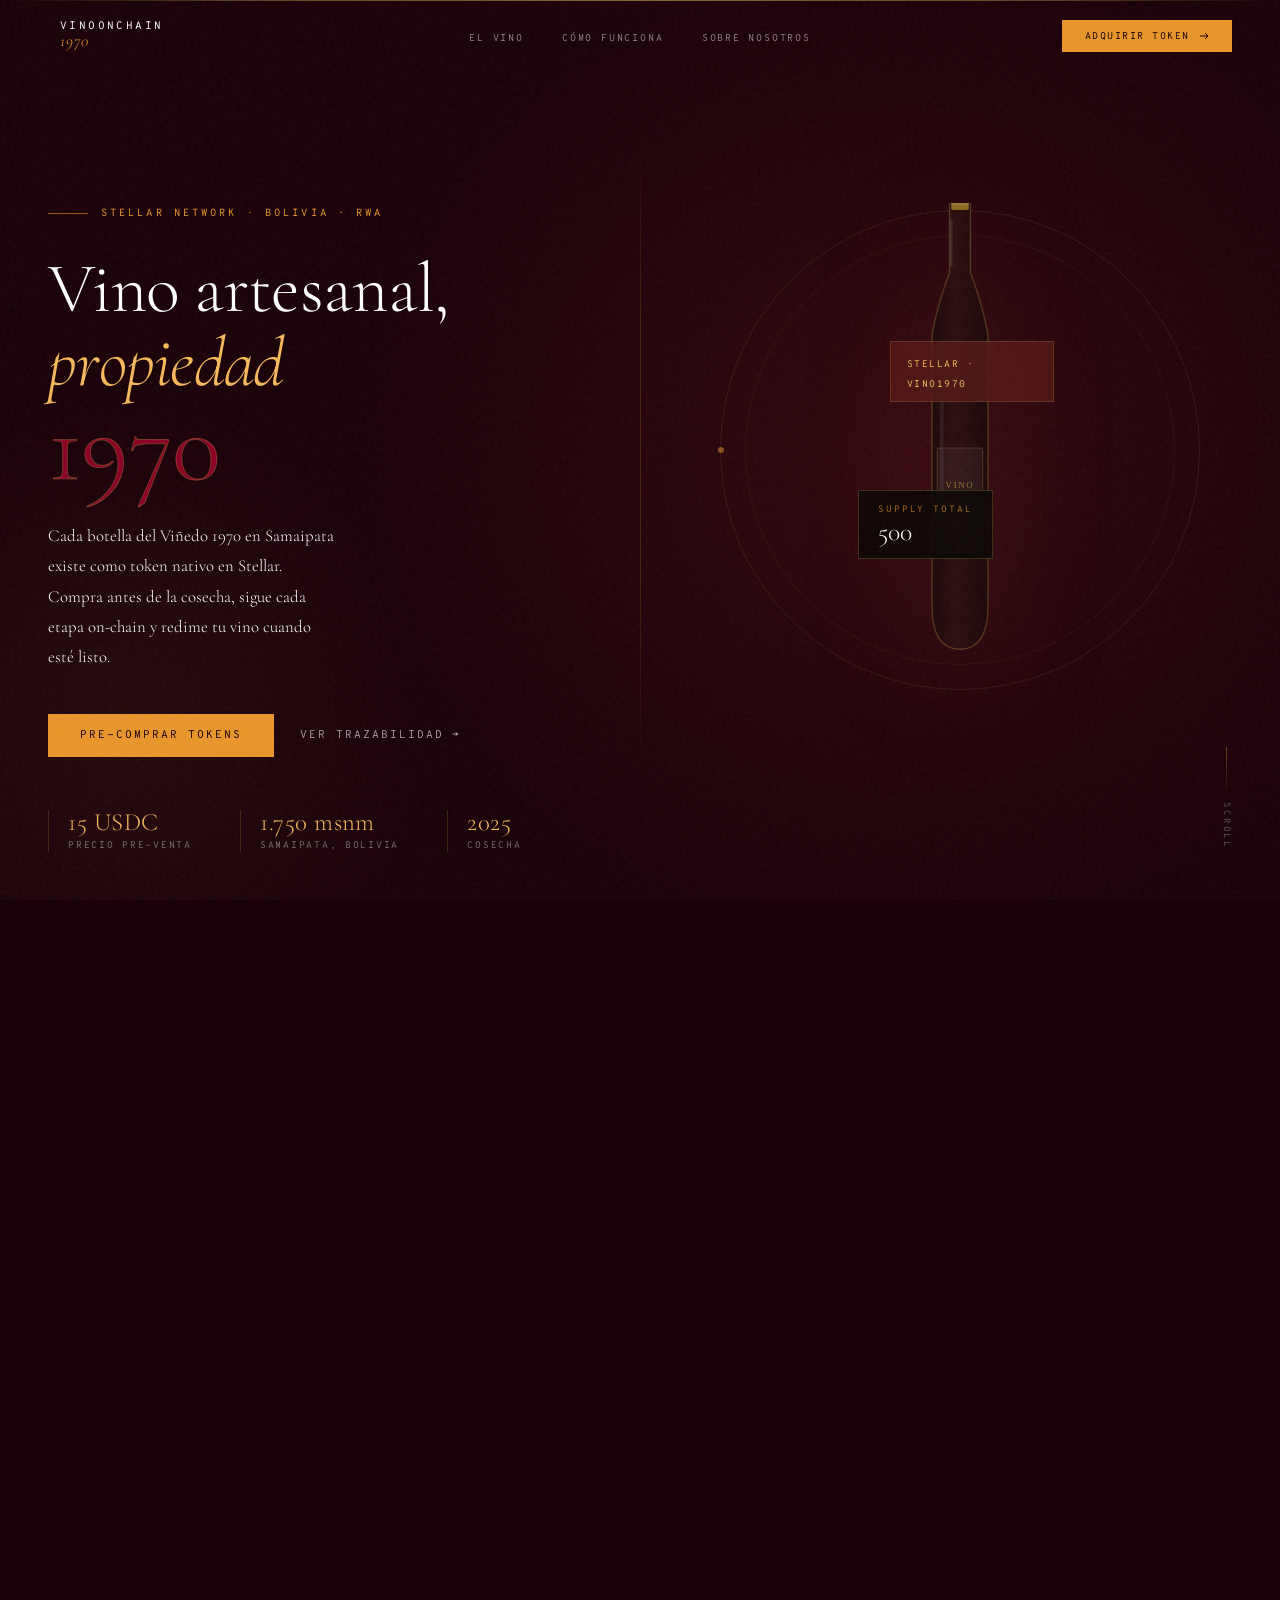
<file: index.html>
<!DOCTYPE html>
<html lang="es">
<head>
  <meta charset="UTF-8" />
  <meta name="viewport" content="width=device-width, initial-scale=1.0" />
  <title>VINOONCHAIN 1970</title>
  <link rel="preconnect" href="https://fonts.googleapis.com" />
  <link rel="preconnect" href="https://fonts.gstatic.com" crossorigin />
  <link href="https://fonts.googleapis.com/css2?family=Cormorant+Garamond:ital,wght@0,300;0,400;0,600;1,300;1,400&family=Overpass+Mono:wght@300;400&display=swap" rel="stylesheet" />
  <link rel="stylesheet" href="global.css" />
  <!-- CSS de cada sección -->
  <link rel="stylesheet" href="hero.css" />
  <link rel="stylesheet" href="como-funciona.css" />
  <link rel="stylesheet" href="header.css" />
  <link rel="stylesheet" href="sobre-nosotros.css" />
  <link rel="stylesheet" href="trazabilidad.css" />
  <link rel="stylesheet" href="tokenomics.css" />

</head>
<body>

  <!-- Las secciones se inyectan aquí automáticamente -->
  <div id="app"></div>

  <script>
    // Lista de secciones en orden
    const secciones = [
      'Hero.html',
      'como-funciona.html',
      'header.html',
      'sobre-nosotros.html',
      'trazabilidad.html',
      'tokenomics.html',
      // Agrega aquí los nuevos archivos cuando los crees:
      // 'trazabilidad.html',
      // 'tokenomics.html',
      // 'vinedo.html',
      // 'cta.html',
    ];

    const app = document.getElementById('app');

    // Carga cada sección y extrae solo el contenido del <body>
    async function cargarSecciones() {
      for (const archivo of secciones) {
        try {
          const res  = await fetch(archivo);
          const html = await res.text();
          const parser = new DOMParser();
          const doc  = parser.parseFromString(html, 'text/html');
          const contenido = doc.body.innerHTML;
          const wrapper = document.createElement('div');
          wrapper.innerHTML = contenido;
          app.appendChild(wrapper);
        } catch (e) {
          console.warn(`No se pudo cargar: ${archivo}`);
        }
      }
    }

    cargarSecciones();
  </script>

</body>
</html>
</file>
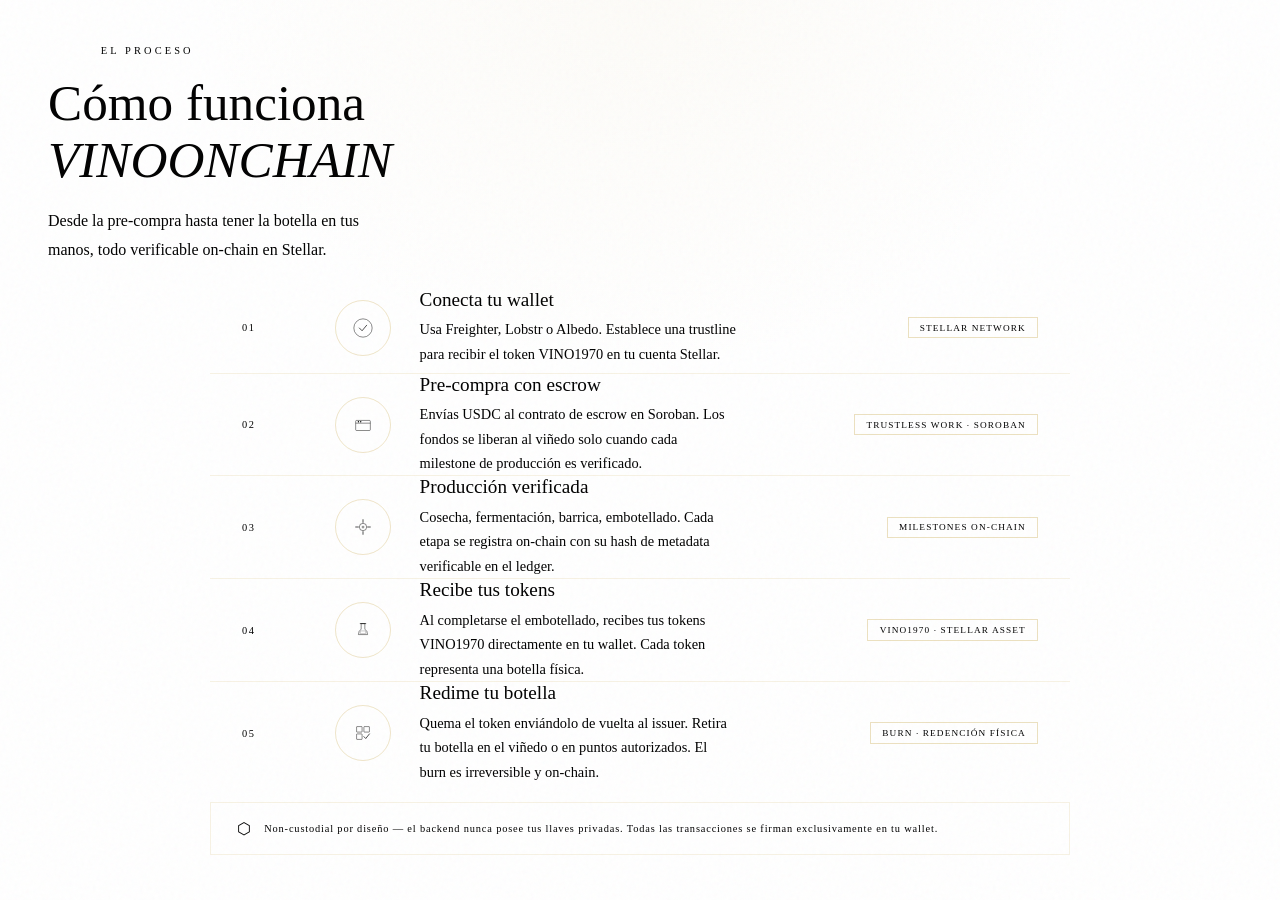
<file: como-funciona.html>
<!DOCTYPE html>
<html lang="es">
<head>
  <meta charset="UTF-8" />
  <meta name="viewport" content="width=device-width, initial-scale=1.0" />
  <title>VINOONCHAIN 1970 — Cómo Funciona</title>
  <link rel="preconnect" href="https://fonts.googleapis.com" />
  <link rel="preconnect" href="https://fonts.gstatic.com" crossorigin />
  <link href="https://fonts.googleapis.com/css2?family=Cormorant+Garamond:ital,wght@0,300;0,400;0,600;1,300;1,400&family=Overpass+Mono:wght@300;400&display=swap" rel="stylesheet" />
  <link rel="stylesheet" href="como-funciona.css" />
</head>
<body>

  <!-- ═══════════ CÓMO FUNCIONA ═══════════ -->
  <section class="how" id="how">

    <!-- Encabezado de sección -->
    <div class="how__header">
      <p class="section-eyebrow">El proceso</p>
      <h2 class="section-title">
        Cómo funciona
        <em>VINOONCHAIN</em>
      </h2>
      <p class="section-sub">
        Desde la pre-compra hasta tener la botella en tus manos,
        todo verificable on-chain en Stellar.
      </p>
    </div>

    <!-- Pasos -->
    <div class="how__steps">

      <!-- Paso 1 -->
      <div class="how__step">
        <div class="how__step-num">01</div>
        <div class="how__step-icon">
          <svg viewBox="0 0 48 48" fill="none" xmlns="http://www.w3.org/2000/svg">
            <circle cx="24" cy="24" r="20" stroke="currentColor" stroke-width="1"/>
            <path d="M16 24 L22 30 L32 18" stroke="currentColor" stroke-width="1.5" stroke-linecap="round" stroke-linejoin="round"/>
          </svg>
        </div>
        <div class="how__step-content">
          <h3 class="how__step-title">Conecta tu wallet</h3>
          <p class="how__step-desc">
            Usa Freighter, Lobstr o Albedo. Establece
            una trustline para recibir el token VINO1970
            en tu cuenta Stellar.
          </p>
        </div>
        <div class="how__step-tag">Stellar Network</div>
      </div>


      <!-- Paso 2 -->
      <div class="how__step">
        <div class="how__step-num">02</div>
        <div class="how__step-icon">
          <svg viewBox="0 0 48 48" fill="none" xmlns="http://www.w3.org/2000/svg">
            <rect x="8" y="14" width="32" height="22" rx="2" stroke="currentColor" stroke-width="1"/>
            <path d="M8 20 L40 20" stroke="currentColor" stroke-width="1"/>
            <circle cx="14" cy="17" r="1.5" fill="currentColor"/>
            <circle cx="19" cy="17" r="1.5" fill="currentColor"/>
          </svg>
        </div>
        <div class="how__step-content">
          <h3 class="how__step-title">Pre-compra con escrow</h3>
          <p class="how__step-desc">
            Envías USDC al contrato de escrow en Soroban.
            Los fondos se liberan al viñedo solo cuando
            cada milestone de producción es verificado.
          </p>
        </div>
        <div class="how__step-tag">Trustless Work · Soroban</div>
      </div>


      <!-- Paso 3 -->
      <div class="how__step">
        <div class="how__step-num">03</div>
        <div class="how__step-icon">
          <svg viewBox="0 0 48 48" fill="none" xmlns="http://www.w3.org/2000/svg">
            <path d="M24 8 L24 14 M24 34 L24 40 M8 24 L14 24 M34 24 L40 24" stroke="currentColor" stroke-width="1.5" stroke-linecap="round"/>
            <circle cx="24" cy="24" r="8" stroke="currentColor" stroke-width="1"/>
            <circle cx="24" cy="24" r="3" fill="currentColor" opacity="0.4"/>
          </svg>
        </div>
        <div class="how__step-content">
          <h3 class="how__step-title">Producción verificada</h3>
          <p class="how__step-desc">
            Cosecha, fermentación, barrica, embotellado.
            Cada etapa se registra on-chain con su hash
            de metadata verificable en el ledger.
          </p>
        </div>
        <div class="how__step-tag">Milestones on-chain</div>
      </div>


      <!-- Paso 4 -->
      <div class="how__step">
        <div class="how__step-num">04</div>
        <div class="how__step-icon">
          <svg viewBox="0 0 48 48" fill="none" xmlns="http://www.w3.org/2000/svg">
            <path d="M20 10 L20 22 Q14 26 14 34 L34 34 Q34 26 28 22 L28 10 Z" stroke="currentColor" stroke-width="1" stroke-linejoin="round"/>
            <line x1="18" y1="10" x2="30" y2="10" stroke="currentColor" stroke-width="1.5" stroke-linecap="round"/>
            <rect x="18" y="26" width="12" height="6" rx="0.5" stroke="currentColor" stroke-width="0.8" opacity="0.6"/>
          </svg>
        </div>
        <div class="how__step-content">
          <h3 class="how__step-title">Recibe tus tokens</h3>
          <p class="how__step-desc">
            Al completarse el embotellado, recibes tus
            tokens VINO1970 directamente en tu wallet.
            Cada token representa una botella física.
          </p>
        </div>
        <div class="how__step-tag">VINO1970 · Stellar Asset</div>
      </div>


      <!-- Paso 5 -->
      <div class="how__step">
        <div class="how__step-num">05</div>
        <div class="how__step-icon">
          <svg viewBox="0 0 48 48" fill="none" xmlns="http://www.w3.org/2000/svg">
            <rect x="10" y="10" width="12" height="12" rx="1" stroke="currentColor" stroke-width="1"/>
            <rect x="26" y="10" width="12" height="12" rx="1" stroke="currentColor" stroke-width="1"/>
            <rect x="10" y="26" width="12" height="12" rx="1" stroke="currentColor" stroke-width="1"/>
            <path d="M26 32 L30 36 L38 26" stroke="currentColor" stroke-width="1.5" stroke-linecap="round" stroke-linejoin="round"/>
          </svg>
        </div>
        <div class="how__step-content">
          <h3 class="how__step-title">Redime tu botella</h3>
          <p class="how__step-desc">
            Quema el token enviándolo de vuelta al issuer.
            Retira tu botella en el viñedo o en puntos
            autorizados. El burn es irreversible y on-chain.
          </p>
        </div>
        <div class="how__step-tag">Burn · Redención física</div>
      </div>

    </div>

    <!-- Nota técnica -->
    <div class="how__footnote">
      <span class="how__footnote-icon">⬡</span>
      Non-custodial por diseño — el backend nunca posee tus llaves privadas.
      Todas las transacciones se firman exclusivamente en tu wallet.
    </div>

  </section>

</body>
</html>
</file>
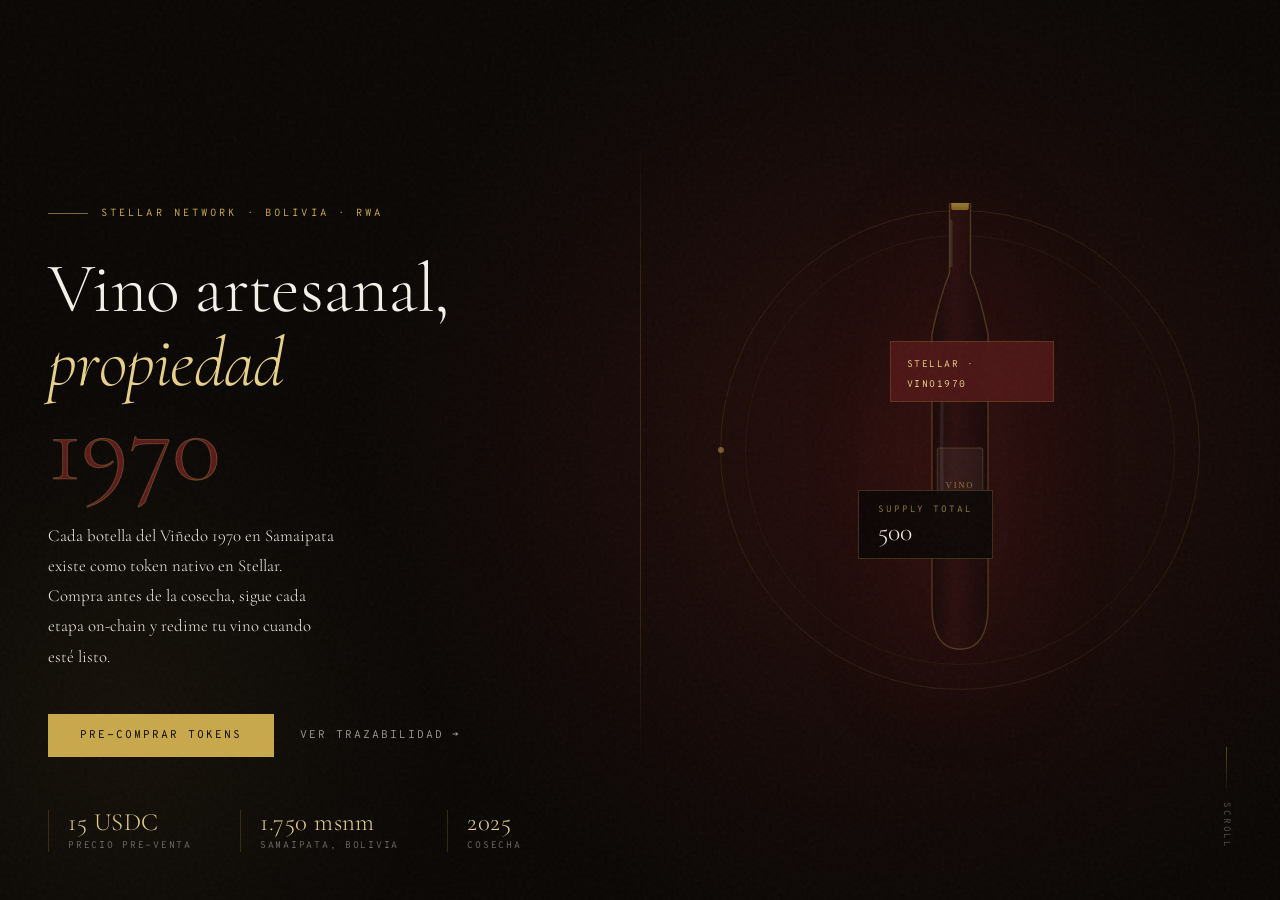
<file: Hero.html>
<!DOCTYPE html>
<html lang="es">
<head>
  <meta charset="UTF-8" />
  <meta name="viewport" content="width=device-width, initial-scale=1.0" />
  <title>VINOONCHAIN 1970</title>
  <link rel="preconnect" href="https://fonts.googleapis.com" />
  <link rel="preconnect" href="https://fonts.gstatic.com" crossorigin />
  <link href="https://fonts.googleapis.com/css2?family=Cormorant+Garamond:ital,wght@0,300;0,400;0,600;1,300;1,400&family=Overpass+Mono:wght@300;400&display=swap" rel="stylesheet" />
  <link rel="stylesheet" href="html.css" />
</head>
<body>

  <!-- ═══════════ HERO ═══════════ -->
  <!-- El navbar lo agrega el otro dev en su rama -->

  <!-- PLACEHOLDER: <nav> va aquí -->

  <section class="hero" id="hero">

  



    <!-- Texto izquierdo -->
    <div class="hero__text">

      <p class="hero__eyebrow">Stellar Network · Bolivia · RWA</p>

      <h1 class="hero__title">
        Vino artesanal,
        <em>propiedad</em>
        <span class="year">1970</span>
      </h1>

      <p class="hero__sub">
        Cada botella del Viñedo 1970 en Samaipata existe como
        token nativo en Stellar. Compra antes de la cosecha,
        sigue cada etapa on-chain y redime tu vino cuando esté listo.
      </p>

      <div class="hero__actions">
        <a href="#" class="btn--primary">Pre-comprar tokens</a>
        <a href="#" class="btn--ghost">Ver trazabilidad</a>
      </div>

    </div>

    <!-- Visual derecho -->
    <div class="hero__visual">

      <div class="hero__ring">
        <div class="hero__ring-dot"></div>
      </div>

      <div class="hero__bottle-wrap">

        <!-- Botella SVG minimalista -->
        <svg class="hero__bottle" viewBox="0 0 80 280" fill="none" xmlns="http://www.w3.org/2000/svg">
          <!-- Cuello -->
          <path d="M34 0 L34 40 Q28 55 24 75 L24 230 Q24 255 40 255 Q56 255 56 230 L56 75 Q52 55 46 40 L46 0 Z"
            fill="url(#bottleGrad)" stroke="rgba(201,168,76,0.3)" stroke-width="0.8"/>
          <!-- Reflejos -->
          <path d="M30 80 Q29 140 30 200" stroke="rgba(255,255,255,0.08)" stroke-width="2" stroke-linecap="round"/>
          <path d="M35 10 L35 36" stroke="rgba(255,255,255,0.12)" stroke-width="1.5" stroke-linecap="round"/>
          <!-- Etiqueta -->
          <rect x="27" y="140" width="26" height="60" rx="1" fill="rgba(245,240,232,0.06)" stroke="rgba(201,168,76,0.25)" stroke-width="0.6"/>
          <text x="40" y="163" font-family="serif" font-size="5" fill="rgba(201,168,76,0.7)" text-anchor="middle" letter-spacing="1">VINO</text>
          <text x="40" y="172" font-family="serif" font-size="4" fill="rgba(245,240,232,0.4)" text-anchor="middle" letter-spacing="0.5">ONCHAIN</text>
          <line x1="30" y1="177" x2="50" y2="177" stroke="rgba(201,168,76,0.2)" stroke-width="0.4"/>
          <text x="40" y="186" font-family="serif" font-size="6" fill="rgba(201,168,76,0.5)" text-anchor="middle">1970</text>
          <!-- Tapón -->
          <rect x="35" y="-4" width="10" height="8" rx="1" fill="url(#corkGrad)"/>
          <defs>
            <linearGradient id="bottleGrad" x1="24" y1="0" x2="56" y2="0" gradientUnits="userSpaceOnUse">
              <stop offset="0%"   stop-color="#1a0a0a"/>
              <stop offset="40%"  stop-color="#2d1010"/>
              <stop offset="100%" stop-color="#1a0a0a"/>
            </linearGradient>
            <linearGradient id="corkGrad" x1="0" y1="0" x2="0" y2="1" gradientUnits="objectBoundingBox">
              <stop offset="0%" stop-color="#c9a84c"/>
              <stop offset="100%" stop-color="#8a6a20"/>
            </linearGradient>
          </defs>
        </svg>

        <!-- Badge supply -->
        <div class="hero__badge">
          <span class="hero__badge-label">Supply total</span>
          <span class="hero__badge-value">500</span>
        </div>

        <!-- Badge red -->
        <div class="hero__badge--top">
          <span>Stellar · VINO1970</span>
        </div>

      </div>
    </div>

    <!-- Stats -->
    <div class="hero__stats">
      <div class="hero__stat">
        <div class="hero__stat-num">15 USDC</div>
        <div class="hero__stat-label">Precio pre-venta</div>
      </div>
      <div class="hero__stat">
        <div class="hero__stat-num">1.750 msnm</div>
        <div class="hero__stat-label">Samaipata, Bolivia</div>
      </div>
      <div class="hero__stat">
        <div class="hero__stat-num">2025</div>
        <div class="hero__stat-label">Cosecha</div>
      </div>
    </div>

    <!-- Scroll hint -->
    <div class="scroll-hint">
      <div class="scroll-line"></div>
      <span>Scroll</span>
    </div>

  </section>

</body>
</html>
</file>
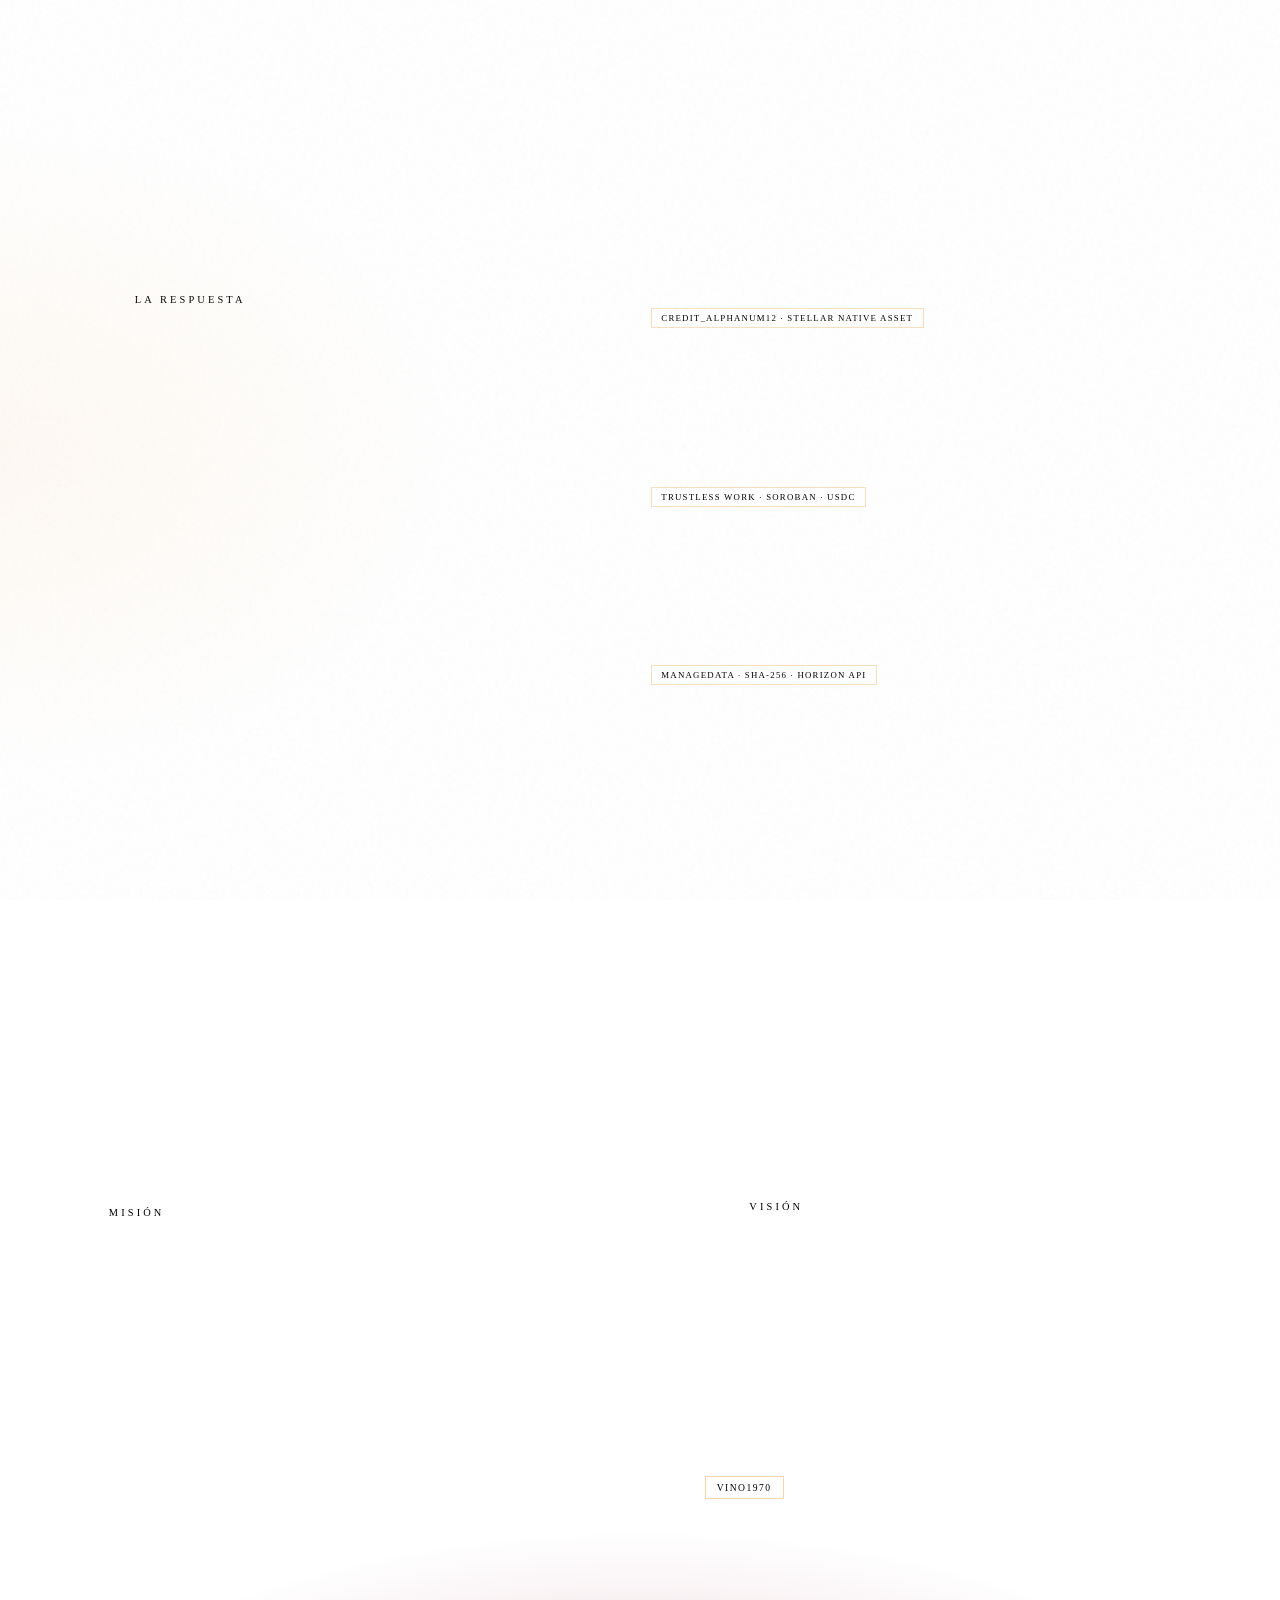
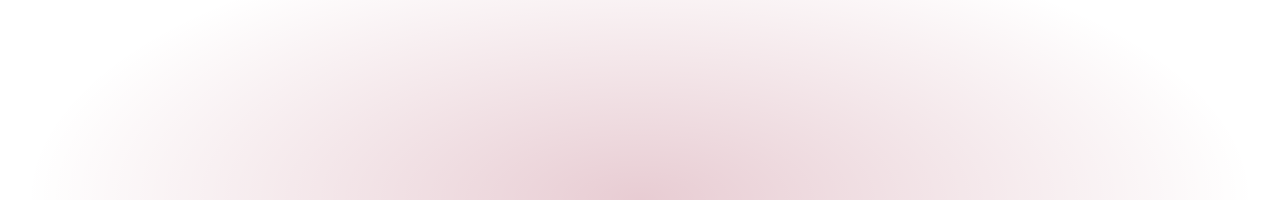
<file: sobre-nosotros.html>
<!DOCTYPE html>
<html lang="es">
<head>
  <meta charset="UTF-8" />
  <meta name="viewport" content="width=device-width, initial-scale=1.0" />
  <title>VINOONCHAIN 1970 — Nosotros</title>
  <link rel="preconnect" href="https://fonts.googleapis.com" />
  <link rel="preconnect" href="https://fonts.gstatic.com" crossorigin />
  <link href="https://fonts.googleapis.com/css2?family=Cormorant+Garamond:ital,wght@0,300;0,400;0,600;1,300;1,400&family=Overpass+Mono:wght@300;400&display=swap" rel="stylesheet" />
  <link rel="stylesheet" href="sobre-nosotros.css" />
</head>
<body>

  <!-- ═══════════ SOLUCIÓN ═══════════ -->
  <section class="sn-solution" id="sn-solution">
    <div class="sn-solution__inner">

      <div class="sn-solution__header">
        <p class="sn-eyebrow">La respuesta</p>
        <h2 class="sn-title">
          Blockchain como
          <em>infraestructura de confianza.</em>
        </h2>
        <p class="sn-sub">
          VINOONCHAIN 1970 usa Stellar para convertir cada botella del Viñedo 1970 
          en un activo nativo verificable, con escrow automático y trazabilidad on-chain.
        </p>
      </div>

      <div class="sn-solution__list">

        <div class="sn-solution__item">
          <div class="sn-solution__item-marker"></div>
          <div class="sn-solution__item-body">
            <h3 class="sn-solution__item-title">Token VINO1970 en Stellar</h3>
            <p class="sn-solution__item-desc">
              1 token = 1 botella física. Supply fijo de 500 unidades, asset nativo en Stellar, 
              universalmente verificable por cualquier wallet o explorer. Non-custodial por diseño.
            </p>
            <span class="sn-solution__item-tag">credit_alphanum12 · Stellar Native Asset</span>
          </div>
        </div>

        <div class="sn-solution__item">
          <div class="sn-solution__item-marker"></div>
          <div class="sn-solution__item-body">
            <h3 class="sn-solution__item-title">Escrow por milestones en Soroban</h3>
            <p class="sn-solution__item-desc">
              Los fondos de pre-venta fluyen a través de contratos de escrow de Trustless Work. 
              El viñedo recibe USDC solo cuando cada etapa de producción es verificada y aprobada on-chain.
            </p>
            <span class="sn-solution__item-tag">Trustless Work · Soroban · USDC</span>
          </div>
        </div>

        <div class="sn-solution__item">
          <div class="sn-solution__item-marker"></div>
          <div class="sn-solution__item-body">
            <h3 class="sn-solution__item-title">Trazabilidad verificable por QR</h3>
            <p class="sn-solution__item-desc">
              Cada botella tiene un QR único. Al escanearlo, el visor muestra el timeline completo 
              de producción con hashes SHA-256 anclados en el ledger de Stellar.
            </p>
            <span class="sn-solution__item-tag">manageData · SHA-256 · Horizon API</span>
          </div>
        </div>

      </div>
    </div>
  </section>

  <!-- ═══════════ MISIÓN / VISIÓN ═══════════ -->
  <section class="sn-mv">
    <div class="sn-mv__inner">

      <div class="sn-mv__card sn-mv__card--mision">
        <p class="sn-eyebrow sn-eyebrow--light">Misión</p>
        <blockquote class="sn-mv__quote">
          Convertir activos reales de Bolivia en tokens nativos de Stellar, 
          permitiendo que productores artesanales accedan a financiamiento 
          directo con trazabilidad verificable on-chain.
        </blockquote>
        <div class="sn-mv__origin">
          <span class="sn-mv__origin-dot"></span>
          Samaipata, Santa Cruz, Bolivia · 1.750 msnm
        </div>
      </div>

      <div class="sn-mv__divider"></div>

      <div class="sn-mv__card sn-mv__card--vision">
        <p class="sn-eyebrow">Visión</p>
        <blockquote class="sn-mv__quote sn-mv__quote--dark">
          Una plataforma replicable para cualquier producto RWA boliviano — 
          vino, café, cacao — donde cada productor financie su producción 
          directamente con compradores globales, sin intermediarios custodiales.
        </blockquote>
        <div class="sn-mv__products">
          <span class="sn-mv__product">VINO1970</span>
          <span class="sn-mv__product sn-mv__product--future">CAFE2026</span>
          <span class="sn-mv__product sn-mv__product--future">CACAO2026</span>
        </div>
      </div>

    </div>
  </section>

</body>
</html>
</file>
<file: global.css>
*, *::before, *::after { box-sizing: border-box; margin: 0; padding: 0; }

:root {
  --ink:        #1a0008;
  --ink-soft:   #2d0012;
  --paper:      #ffffff;
  --paper-soft: #f0ddd8;
  --vino:       #8b0022;
  --vino-deep:  #5c0016;
  --vino-light: #b5003a;
  --gold:       #e8952a;
  --gold-light: #f5b95a;
  --green:      #2ecc71;
  --ff-display: 'Cormorant Garamond', Georgia, serif;
  --ff-mono:    'Overpass Mono', monospace;
}

/* ─── BASE ───────────────────────────────────────────── */
html, body {
  height: 100%;
  background: var(--ink);
  color: var(--paper);
  font-family: var(--ff-display);
  overflow-x: hidden;
}

/* ─── GRAIN OVERLAY ──────────────────────────────────── */
body::before {
  content: '';
  position: fixed;
  inset: 0;
  background-image: url("data:image/svg+xml,%3Csvg viewBox='0 0 256 256' xmlns='http://www.w3.org/2000/svg'%3E%3Cfilter id='noise'%3E%3CfeTurbulence type='fractalNoise' baseFrequency='0.9' numOctaves='4' stitchTiles='stitch'/%3E%3C/filter%3E%3Crect width='100%25' height='100%25' filter='url(%23noise)' opacity='1'/%3E%3C/svg%3E");
  opacity: 0.04;
  pointer-events: none;
  z-index: 999;
}

/* ─── KEYFRAMES GLOBALES ─────────────────────────────── */
@keyframes fadeUp {
  from { opacity: 0; transform: translateY(20px); }
  to   { opacity: 1; transform: translateY(0); }
}
@keyframes fadeIn {
  from { opacity: 0; }
  to   { opacity: 1; }
}
@keyframes rotateSlow {
  from { transform: rotate(0deg); }
  to   { transform: rotate(360deg); }
}
@keyframes floatY {
  0%, 100% { transform: translateY(0); }
  50%       { transform: translateY(-8px); }
}
@keyframes scrollPulse {
  0%, 100% { opacity: 0.3; }
  50%       { opacity: 0.7; }
}
@keyframes pulse {
  0%, 100% { opacity: 1; }
  50%       { opacity: 0.4; }
}
</file>
<file: hero.css>
/* ─── RESET ────────────────────────────────────────── */
*, *::before, *::after { box-sizing: border-box; margin: 0; padding: 0; }

/* ─── VARIABLES ────────────────────────────────────── */


/* ─── BASE ─────────────────────────────────────────── */
html, body {
  height: 100%;
  background: var(--ink);
  color: var(--paper);
  font-family: var(--ff-display);
  overflow-x: hidden;
}

/* ─── GRAIN OVERLAY ────────────────────────────────── */
body::before {
  content: '';
  position: fixed;
  inset: 0;
  background-image: url("data:image/svg+xml,%3Csvg viewBox='0 0 256 256' xmlns='http://www.w3.org/2000/svg'%3E%3Cfilter id='noise'%3E%3CfeTurbulence type='fractalNoise' baseFrequency='0.9' numOctaves='4' stitchTiles='stitch'/%3E%3C/filter%3E%3Crect width='100%25' height='100%25' filter='url(%23noise)' opacity='1'/%3E%3C/svg%3E");
  opacity: 0.035;
  pointer-events: none;
  z-index: 999;
}

/* ══════════════════════════════════════════════════════
   HERO
══════════════════════════════════════════════════════ */
.hero {
  position: relative;
  min-height: 100vh;
  display: grid;
  grid-template-columns: 1fr 1fr;
  align-items: center;
  overflow: hidden;
}

.hero::before {
  content: '';
  position: absolute;
  inset: 0;
  background:
    radial-gradient(ellipse 60% 80% at 70% 50%, rgba(92,26,26,0.35) 0%, transparent 70%),
    radial-gradient(ellipse 40% 60% at 10% 80%, rgba(201,168,76,0.06) 0%, transparent 60%);
  pointer-events: none;
}

.hero::after {
  content: '';
  position: absolute;
  top: 15%;
  bottom: 15%;
  left: 50%;
  width: 1px;
  background: linear-gradient(to bottom, transparent, var(--gold) 30%, var(--gold) 70%, transparent);
  opacity: 0.2;
}

/* ── Texto izquierdo ── */
.hero__text {
  position: relative;
  padding: 10rem 3rem 6rem 3rem;
  z-index: 2;
}

.hero__eyebrow {
  font-family: var(--ff-mono);
  font-size: 0.65rem;
  letter-spacing: 0.3em;
  text-transform: uppercase;
  color: var(--gold);
  opacity: 0.8;
  display: flex;
  align-items: center;
  gap: 0.8rem;
  margin-bottom: 2rem;
  animation: fadeUp 0.9s ease 0.5s both;
}

.hero__eyebrow::before {
  content: '';
  display: block;
  width: 2.5rem;
  height: 1px;
  background: var(--gold);
  opacity: 0.6;
}

.hero__title {
  font-size: clamp(3.2rem, 5.5vw, 5.5rem);
  font-weight: 300;
  line-height: 1.05;
  letter-spacing: -0.01em;
  color: var(--paper);
  margin-bottom: 1rem;
  animation: fadeUp 0.9s ease 0.65s both;
}

.hero__title em {
  font-style: italic;
  color: var(--gold-light);
}

.hero__title .year {
  display: block;
  font-size: clamp(4.5rem, 8vw, 8rem);
  font-weight: 300;
  color: var(--vino);
  line-height: 0.9;
  -webkit-text-stroke: 1px rgba(201,168,76,0.3);
  animation: fadeUp 0.9s ease 0.75s both;
}

.hero__sub {
  font-size: 1.05rem;
  font-weight: 300;
  line-height: 1.8;
  color: var(--paper);
  opacity: 0.55;
  max-width: 36ch;
  margin-top: 1.8rem;
  margin-bottom: 2.6rem;
  animation: fadeUp 0.9s ease 0.85s both;
}

.hero__actions {
  display: flex;
  align-items: center;
  gap: 1.6rem;
  animation: fadeUp 0.9s ease 0.95s both;
}

.btn--primary {
  font-family: var(--ff-mono);
  font-size: 0.7rem;
  letter-spacing: 0.18em;
  text-transform: uppercase;
  color: var(--ink);
  background: var(--gold);
  padding: 0.9rem 2rem;
  text-decoration: none;
  transition: background 0.3s, transform 0.2s;
  display: inline-block;
}

.btn--primary:hover {
  background: var(--gold-light);
  transform: translateY(-1px);
}

.btn--ghost {
  font-family: var(--ff-mono);
  font-size: 0.7rem;
  letter-spacing: 0.18em;
  text-transform: uppercase;
  color: var(--paper);
  opacity: 0.6;
  text-decoration: none;
  display: inline-flex;
  align-items: center;
  gap: 0.5rem;
  transition: opacity 0.3s;
}

.btn--ghost:hover { opacity: 1; }

.btn--ghost::after {
  content: '→';
  transition: transform 0.3s;
}

.btn--ghost:hover::after { transform: translateX(4px); }

/* ── Visual derecho ── */
.hero__visual {
  position: relative;
  height: 100vh;
  display: flex;
  align-items: center;
  justify-content: center;
  z-index: 2;
  animation: fadeIn 1.4s ease 0.4s both;
}

.hero__ring {
  position: absolute;
  width: 480px;
  height: 480px;
  border-radius: 50%;
  border: 1px solid rgba(201,168,76,0.12);
  animation: rotateSlow 40s linear infinite;
}

.hero__ring::before {
  content: '';
  position: absolute;
  inset: 24px;
  border-radius: 50%;
  border: 1px solid rgba(201,168,76,0.07);
}

.hero__ring-dot {
  position: absolute;
  width: 6px;
  height: 6px;
  background: var(--gold);
  border-radius: 50%;
  opacity: 0.5;
  top: 50%;
  left: -3px;
  transform: translateY(-50%);
}

.hero__bottle-wrap { position: relative; z-index: 2; }

.hero__bottle {
  width: 140px;
  opacity: 0.9;
  filter: drop-shadow(0 20px 60px rgba(92,26,26,0.6));
}

.hero__badge {
  position: absolute;
  bottom: 28%;
  left: -2rem;
  background: rgba(10,7,5,0.85);
  border: 1px solid rgba(201,168,76,0.25);
  padding: 0.8rem 1.2rem;
  backdrop-filter: blur(8px);
  animation: floatY 4s ease-in-out infinite;
}

.hero__badge-label {
  font-family: var(--ff-mono);
  font-size: 0.58rem;
  letter-spacing: 0.2em;
  text-transform: uppercase;
  color: var(--gold);
  opacity: 0.7;
  display: block;
  margin-bottom: 0.2rem;
}

.hero__badge-value {
  font-family: var(--ff-display);
  font-size: 1.6rem;
  font-weight: 300;
  color: var(--paper);
  line-height: 1;
}

.hero__badge--top {
  position: absolute;
  top: 28%;
  right: -1.5rem;
  background: rgba(92,26,26,0.7);
  border: 1px solid rgba(201,168,76,0.2);
  padding: 0.6rem 1rem;
  backdrop-filter: blur(8px);
  animation: floatY 5s ease-in-out 1s infinite;
}

.hero__badge--top span {
  font-family: var(--ff-mono);
  font-size: 0.6rem;
  letter-spacing: 0.15em;
  color: var(--gold-light);
  text-transform: uppercase;
}

/* ── Stats ── */
.hero__stats {
  position: absolute;
  bottom: 3rem;
  left: 3rem;
  right: 3rem;
  display: flex;
  gap: 3rem;
  z-index: 2;
  animation: fadeUp 0.9s ease 1.1s both;
}

.hero__stat {
  border-left: 1px solid rgba(201,168,76,0.2);
  padding-left: 1.2rem;
}

.hero__stat-num {
  font-size: 1.55rem;
  font-weight: 300;
  color: var(--gold-light);
  letter-spacing: 0.02em;
  line-height: 1;
}

.hero__stat-label {
  font-family: var(--ff-mono);
  font-size: 0.6rem;
  letter-spacing: 0.18em;
  text-transform: uppercase;
  color: var(--paper);
  opacity: 0.4;
  margin-top: 0.3rem;
}

/* ── Scroll hint ── */
.scroll-hint {
  position: absolute;
  bottom: 3.2rem;
  right: 3rem;
  display: flex;
  flex-direction: column;
  align-items: center;
  gap: 0.4rem;
  z-index: 2;
  animation: fadeIn 1s ease 1.4s both;
}

.scroll-hint span {
  font-family: var(--ff-mono);
  font-size: 0.58rem;
  letter-spacing: 0.2em;
  text-transform: uppercase;
  color: var(--paper);
  opacity: 0.3;
  writing-mode: vertical-rl;
}

.scroll-line {
  width: 1px;
  height: 48px;
  background: linear-gradient(to bottom, var(--gold), transparent);
  opacity: 0.4;
  animation: scrollPulse 2s ease-in-out infinite;
}

/* ══════════════════════════════════════════════════════
   KEYFRAMES
══════════════════════════════════════════════════════ */
@keyframes fadeUp {
  from { opacity: 0; transform: translateY(20px); }
  to   { opacity: 1; transform: translateY(0); }
}

@keyframes fadeIn {
  from { opacity: 0; }
  to   { opacity: 1; }
}

@keyframes rotateSlow {
  from { transform: rotate(0deg); }
  to   { transform: rotate(360deg); }
}

@keyframes floatY {
  0%, 100% { transform: translateY(0); }
  50%       { transform: translateY(-8px); }
}

@keyframes scrollPulse {
  0%, 100% { opacity: 0.4; transform: scaleY(1); }
  50%       { opacity: 0.8; transform: scaleY(1.1); }
}

/* ══════════════════════════════════════════════════════
   RESPONSIVE
══════════════════════════════════════════════════════ */
@media (max-width: 900px) {
  .hero { grid-template-columns: 1fr; }
  .hero::after { display: none; }
  .hero__visual { height: 50vh; order: -1; }
  .hero__text { padding: 2rem 1.6rem 8rem; }
  .hero__stats { gap: 1.6rem; left: 1.6rem; }
}
</file>
<file: como-funciona.css>
/* ─── RESET ────────────────────────────────────────── */
*, *::before, *::after { box-sizing: border-box; margin: 0; padding: 0; }

/* ─── VARIABLES ────────────────────────────────────── */


/* ─── BASE ─────────────────────────────────────────── */
html, body {
  height: 100%;
  background: var(--ink);
  color: var(--paper);
  font-family: var(--ff-display);
  overflow-x: hidden;
}

body::before {
  content: '';
  position: fixed;
  inset: 0;
  background-image: url("data:image/svg+xml,%3Csvg viewBox='0 0 256 256' xmlns='http://www.w3.org/2000/svg'%3E%3Cfilter id='noise'%3E%3CfeTurbulence type='fractalNoise' baseFrequency='0.9' numOctaves='4' stitchTiles='stitch'/%3E%3C/filter%3E%3Crect width='100%25' height='100%25' filter='url(%23noise)' opacity='1'/%3E%3C/svg%3E");
  opacity: 0.035;
  pointer-events: none;
  z-index: 999;
}

/* ══════════════════════════════════════════════════════
   UTILIDADES DE SECCIÓN
══════════════════════════════════════════════════════ */
.section-eyebrow {
  font-family: var(--ff-mono);
  font-size: 0.65rem;
  letter-spacing: 0.3em;
  text-transform: uppercase;
  color: var(--gold);
  display: flex;
  align-items: center;
  gap: 0.8rem;
  margin-bottom: 1.2rem;
}
.section-eyebrow::before {
  content: '';
  display: block;
  width: 2.5rem;
  height: 1px;
  background: var(--gold);
}
.section-title {
  font-size: clamp(2.4rem, 4vw, 3.8rem);
  font-weight: 300;
  line-height: 1.1;
  color: var(--paper);
  margin-bottom: 1.2rem;
}
.section-title em {
  font-style: italic;
  color: var(--gold-light);
  display: block;
}
.section-sub {
  font-size: 1rem;
  font-weight: 300;
  line-height: 1.8;
  color: var(--paper);
  max-width: 42ch;
}

/* ══════════════════════════════════════════════════════
   CÓMO FUNCIONA
══════════════════════════════════════════════════════ */
.how {
  position: relative;
  height: 100vh;           /* ocupa exactamente toda la pantalla */
  padding: 5vh 3rem;
  background: var(--ink);
  overflow: hidden;
  display: flex;
  flex-direction: column;
}

.how::before {
  content: '';
  position: absolute;
  inset: 0;
  background: radial-gradient(ellipse 50% 60% at 50% 0%, rgba(201,168,76,0.04) 0%, transparent 70%);
  pointer-events: none;
}

.how__header {
  max-width: 600px;
  flex-shrink: 0;
  margin-bottom: 2vh;
}

/* Los pasos crecen para llenar el espacio restante */
.how__steps {
  flex: 1;                  /* ocupa todo lo que queda después del header */
  display: flex;
  flex-direction: column;
  max-width: 860px;
  width: 100%;
  margin: 0 auto;
}

/* Cada paso ocupa 1/5 del espacio disponible */
.how__step {
  flex: 1;                  /* cada paso crece por igual */
  display: grid;
  grid-template-columns: 4rem 3.5rem 1fr auto;
  align-items: center;
  gap: 1.8rem;
  padding: 0 2rem;
  border-bottom: 1px solid rgba(201,168,76,0.15);
  transition: background 0.3s;
}

.how__step:hover {
  background: rgba(201,168,76,0.04);
}
.how__step:last-of-type {
  border-bottom: none;
}

.how__step-num {
  font-family: var(--ff-mono);
  font-size: 0.65rem;
  letter-spacing: 0.15em;
  color: var(--gold);
}

.how__step-icon {
  width: 3.5rem;
  height: 3.5rem;
  display: flex;
  align-items: center;
  justify-content: center;
  border: 1px solid rgba(201,168,76,0.3);
  border-radius: 50%;
  color: var(--gold);
  flex-shrink: 0;
  transition: border-color 0.3s, color 0.3s;
}
.how__step:hover .how__step-icon {
  border-color: var(--gold);
  color: var(--gold-light);
}
.how__step-icon svg {
  width: 22px;
  height: 22px;
}

.how__step-title {
  font-size: 1.2rem;
  font-weight: 400;
  color: var(--paper);
  margin-bottom: 0.4rem;
}
.how__step-desc {
  font-size: 0.9rem;
  font-weight: 300;
  line-height: 1.7;
  color: var(--paper);
  max-width: 44ch;
}

.how__step-tag {
  font-family: var(--ff-mono);
  font-size: 0.58rem;
  letter-spacing: 0.12em;
  text-transform: uppercase;
  color: var(--gold-light);
  border: 1px solid rgba(201,168,76,0.35);
  padding: 0.3rem 0.7rem;
  white-space: nowrap;
  flex-shrink: 0;
}

.how__footnote {
  flex-shrink: 0;
  display: flex;
  align-items: center;
  gap: 0.8rem;
  margin-top: 2vh;
  padding: 1rem 1.6rem;
  border: 1px solid rgba(201,168,76,0.15);
  max-width: 860px;
  width: 100%;
  margin-left: auto;
  margin-right: auto;
  font-family: var(--ff-mono);
  font-size: 0.65rem;
  letter-spacing: 0.08em;
  color: var(--paper);
}
.how__footnote-icon {
  color: var(--gold);
  font-size: 1rem;
  flex-shrink: 0;
}

/* ══════════════════════════════════════════════════════
   RESPONSIVE
══════════════════════════════════════════════════════ */
@media (max-width: 900px) {
  .how {
    height: auto;
    min-height: 100vh;
    padding: 4rem 1.6rem;
  }
  .how__step {
    grid-template-columns: 3rem 3rem 1fr;
    padding: 1.4rem 0;
  }
  .how__step-tag {
    grid-column: 3;
    justify-self: start;
    margin-top: 0.4rem;
  }
}
</file>
<file: header.css>
/* ══════════════════════════════════════════════════════
   HEADER – VINOONCHAIN 1970
   Archivo: Header.css
══════════════════════════════════════════════════════ */

/* ─── Variables (espejo de hero.css) ──────────────── */
:root {
  --header-h:      72px;
  --header-h-sm:   60px;
  --header-bg:     rgba(10, 7, 5, 0);
  --header-border: rgba(201, 168, 76, 0.12);
  --transition:    0.35s cubic-bezier(0.4, 0, 0.2, 1);
}
/* ─── Contenedor principal ────────────────────────── */
.site-header {
  position: fixed;
  top: 0;
  left: 0;
  right: 0;
  z-index: 900;
  height: var(--header-h);
  background: var(--header-bg);
  transition:
    background var(--transition),
    height var(--transition),
    backdrop-filter var(--transition),
    border-color var(--transition);
}

/* Estado al hacer scroll */
.site-header.scrolled {
  background: rgba(10, 7, 5, 0.92);
  backdrop-filter: blur(14px);
  -webkit-backdrop-filter: blur(14px);
  height: var(--header-h-sm);
}

/* ─── Líneas decorativas ──────────────────────────── */
.header__top-line {
  position: absolute;
  top: 0;
  left: 0;
  right: 0;
  height: 1px;
  background: linear-gradient(
    to right,
    transparent 0%,
    rgba(201, 168, 76, 0.4) 20%,
    rgba(201, 168, 76, 0.6) 50%,
    rgba(201, 168, 76, 0.4) 80%,
    transparent 100%
  );
}

.header__bottom-line {
  position: absolute;
  bottom: 0;
  left: 0;
  right: 0;
  height: 1px;
  background: linear-gradient(
    to right,
    transparent 0%,
    var(--header-border) 15%,
    var(--header-border) 85%,
    transparent 100%
  );
  transition: opacity var(--transition);
  opacity: 0;
}

.site-header.scrolled .header__bottom-line {
  opacity: 1;
}

/* ─── Inner layout ────────────────────────────────── */
.header__inner {
  max-width: 1400px;
  margin: 0 auto;
  height: 100%;
  padding: 0 3rem;
  display: grid;
  grid-template-columns: 1fr auto 1fr;
  align-items: center;
  gap: 2rem;
}

/* ─── Logo ────────────────────────────────────────── */
.header__logo {
  display: flex;
  align-items: center;
  gap: 0.75rem;
  text-decoration: none;
  color: var(--paper);
  justify-self: start;
  transition: opacity var(--transition);
}

.header__logo:hover {
  opacity: 0.85;
}

.header__logo-mark {
  color: var(--gold);
  display: flex;
  align-items: center;
  flex-shrink: 0;
  transition: transform 0.4s ease;
}

.header__logo:hover .header__logo-mark {
  transform: rotate(12deg);
}

.header__logo-text {
  display: flex;
  flex-direction: column;
  gap: 0;
  line-height: 1;
}

.header__logo-name {
  font-family: var(--ff-mono);
  font-size: 0.68rem;
  letter-spacing: 0.22em;
  text-transform: uppercase;
  color: var(--paper);
  font-weight: 400;
}

.header__logo-year {
  font-family: var(--ff-display);
  font-size: 1.05rem;
  font-weight: 300;
  font-style: italic;
  color: var(--gold);
  letter-spacing: 0.05em;
  line-height: 1.1;
}

/* ─── Navegación ──────────────────────────────────── */
.header__nav {
  justify-self: center;
}

.header__nav-list {
  list-style: none;
  display: flex;
  align-items: center;
  gap: 2.4rem;
  margin: 0;
  padding: 0;
}

.header__nav-link {
  font-family: var(--ff-mono);
  font-size: 0.62rem;
  letter-spacing: 0.18em;
  text-transform: uppercase;
  color: var(--paper);
  opacity: 0.5;
  text-decoration: none;
  position: relative;
  padding-bottom: 2px;
  transition: opacity var(--transition), color var(--transition);
}

.header__nav-link::after {
  content: '';
  position: absolute;
  bottom: -2px;
  left: 0;
  right: 0;
  height: 1px;
  background: var(--gold);
  transform: scaleX(0);
  transform-origin: left;
  transition: transform 0.3s cubic-bezier(0.4, 0, 0.2, 1);
}

.header__nav-link:hover {
  opacity: 1;
  color: var(--gold-light);
}

.header__nav-link:hover::after {
  transform: scaleX(1);
}

/* ─── Acciones (CTA + Burger) ─────────────────────── */
.header__actions {
  justify-self: end;
  display: flex;
  align-items: center;
  gap: 1.2rem;
}

/* CTA button */
.header__cta {
  font-family: var(--ff-mono);
  font-size: 0.62rem;
  letter-spacing: 0.15em;
  text-transform: uppercase;
  color: var(--ink);
  background: var(--gold);
  padding: 0.6rem 1.4rem;
  text-decoration: none;
  display: inline-flex;
  align-items: center;
  gap: 0.5rem;
  transition: background var(--transition), transform 0.2s;
  white-space: nowrap;
}

.header__cta svg {
  transition: transform 0.3s ease;
  flex-shrink: 0;
}

.header__cta:hover {
  background: var(--gold-light);
  transform: translateY(-1px);
}

.header__cta:hover svg {
  transform: translateX(3px);
}

/* ─── Burger (móvil) ──────────────────────────────── */
.header__burger {
  display: none;
  flex-direction: column;
  justify-content: center;
  align-items: flex-end;
  gap: 5px;
  width: 36px;
  height: 36px;
  background: none;
  border: none;
  cursor: pointer;
  padding: 4px;
}

.header__burger span {
  display: block;
  height: 1px;
  background: var(--paper);
  opacity: 0.7;
  transition: transform var(--transition), opacity var(--transition), width var(--transition);
}

.header__burger span:nth-child(1) { width: 22px; }
.header__burger span:nth-child(2) { width: 16px; }
.header__burger span:nth-child(3) { width: 22px; }

/* Burger activo → X */
.header__burger.active span:nth-child(1) {
  transform: translateY(6px) rotate(45deg);
  width: 22px;
  opacity: 1;
}
.header__burger.active span:nth-child(2) {
  opacity: 0;
  transform: scaleX(0);
}
.header__burger.active span:nth-child(3) {
  transform: translateY(-6px) rotate(-45deg);
  width: 22px;
  opacity: 1;
}

/* ══════════════════════════════════════════════════════
   RESPONSIVE
══════════════════════════════════════════════════════ */
@media (max-width: 900px) {
  .header__inner {
    grid-template-columns: 1fr auto;
    padding: 0 1.6rem;
  }

  /* Ocultar CTA en pantallas medianas, mostrar burger */
  .header__cta { display: none; }
  .header__burger { display: flex; }

  /* Nav desplegable en móvil */
  .header__nav {
    position: fixed;
    top: var(--header-h-sm);
    left: 0;
    right: 0;
    background: rgba(10, 7, 5, 0.97);
    backdrop-filter: blur(20px);
    -webkit-backdrop-filter: blur(20px);
    border-bottom: 1px solid rgba(201, 168, 76, 0.15);
    padding: 2rem 1.6rem 2.5rem;
    transform: translateY(-110%);
    opacity: 0;
    visibility: hidden;
    transition:
      transform 0.4s cubic-bezier(0.4, 0, 0.2, 1),
      opacity 0.35s ease,
      visibility 0.4s;
    justify-self: stretch;
  }

  .header__nav.open {
    transform: translateY(0);
    opacity: 1;
    visibility: visible;
  }

  .header__nav-list {
    flex-direction: column;
    align-items: flex-start;
    gap: 0;
  }

  .header__nav-list li {
    width: 100%;
    border-bottom: 1px solid rgba(201, 168, 76, 0.08);
  }

  .header__nav-link {
    display: block;
    padding: 1rem 0;
    font-size: 0.7rem;
    opacity: 0.55;
  }

  .header__nav-link:hover {
    opacity: 1;
    padding-left: 0.4rem;
  }

  .header__nav-link::after {
    display: none;
  }
}

@media (max-width: 480px) {
  .header__logo-name {
    font-size: 0.6rem;
    letter-spacing: 0.18em;
  }
}

/* ══════════════════════════════════════════════════════
   ANIMACIÓN DE ENTRADA
══════════════════════════════════════════════════════ */
.site-header {
  animation: headerFadeIn 0.8s ease 0.3s both;
}

@keyframes headerFadeIn {
  from {
    opacity: 0;
    transform: translateY(-8px);
  }
  to {
    opacity: 1;
    transform: translateY(0);
  }
}
</file>
<file: sobre-nosotros.css>
/* ─── RESET ────────────────────────────────────────── */
*, *::before, *::after { box-sizing: border-box; margin: 0; padding: 0; }

/* ─── VARIABLES ────────────────────────────────────── */

/* ─── BASE ─────────────────────────────────────────── */
html, body {
  background: var(--ink);
  color: var(--paper);
  font-family: var(--ff-display);
  overflow-x: hidden;
}

body::before {
  content: '';
  position: fixed;
  inset: 0;
  background-image: url("data:image/svg+xml,%3Csvg viewBox='0 0 256 256' xmlns='http://www.w3.org/2000/svg'%3E%3Cfilter id='noise'%3E%3CfeTurbulence type='fractalNoise' baseFrequency='0.9' numOctaves='4' stitchTiles='stitch'/%3E%3C/filter%3E%3Crect width='100%25' height='100%25' filter='url(%23noise)' opacity='1'/%3E%3C/svg%3E");
  opacity: 0.04;
  pointer-events: none;
  z-index: 999;
}

/* ─── UTILIDADES ────────────────────────────────────── */
.sn-eyebrow {
  font-family: var(--ff-mono);
  font-size: 0.65rem;
  letter-spacing: 0.3em;
  text-transform: uppercase;
  color: var(--gold);
  display: flex;
  align-items: center;
  gap: 0.8rem;
  margin-bottom: 1.2rem;
}
.sn-eyebrow::before {
  content: '';
  display: block;
  width: 2rem;
  height: 1px;
  background: var(--gold);
}
.sn-eyebrow--light {
  color: var(--gold-light);
}
.sn-eyebrow--light::before {
  background: var(--gold-light);
}

.sn-title {
  font-size: clamp(2.2rem, 4vw, 3.6rem);
  font-weight: 300;
  line-height: 1.15;
  color: #ffffff;
  margin-bottom: 1.2rem;
}
.sn-title em {
  font-style: italic;
  color: var(--gold-light);
  display: block;
}

.sn-sub {
  font-size: 1rem;
  font-weight: 300;
  line-height: 1.8;
  color: rgba(255,255,255,0.65);
  max-width: 50ch;
}

/* ══════════════════════════════════════════════════════
   SECCIÓN 1 — PROBLEMA
══════════════════════════════════════════════════════ */
.sn-problem {
  min-height: 100vh;
  background: linear-gradient(160deg, var(--ink) 0%, var(--ink-soft) 100%);
  display: flex;
  align-items: center;
  padding: 7rem 3rem;
  position: relative;
  overflow: hidden;
}

.sn-problem::before {
  content: '';
  position: absolute;
  inset: 0;
  background: radial-gradient(ellipse 50% 70% at 100% 50%, rgba(139,0,34,0.2) 0%, transparent 60%);
  pointer-events: none;
}

.sn-problem__inner {
  width: 100%;
  max-width: 1100px;
  margin: 0 auto;
}

.sn-problem__header {
  margin-bottom: 4rem;
}

.sn-problem__grid {
  display: grid;
  grid-template-columns: repeat(3, 1fr);
  gap: 1px;
  background: rgba(255,255,255,0.06);
}

.sn-problem__card {
  background: var(--ink);
  padding: 2.5rem 2rem;
  position: relative;
  transition: background 0.3s;
}
.sn-problem__card:hover {
  background: rgba(139,0,34,0.15);
}

.sn-problem__card-num {
  font-family: var(--ff-mono);
  font-size: 0.6rem;
  letter-spacing: 0.2em;
  color: rgba(255,255,255,0.25);
  margin-bottom: 1.5rem;
}

.sn-problem__card-icon {
  width: 2.5rem;
  height: 2.5rem;
  color: var(--vino-light);
  margin-bottom: 1.2rem;
}
.sn-problem__card-icon svg {
  width: 100%;
  height: 100%;
}

.sn-problem__card-title {
  font-size: 1.15rem;
  font-weight: 400;
  color: #ffffff;
  margin-bottom: 0.8rem;
  line-height: 1.3;
}

.sn-problem__card-desc {
  font-size: 0.9rem;
  font-weight: 300;
  line-height: 1.75;
  color: rgba(255,255,255,0.6);
}

/* ══════════════════════════════════════════════════════
   SECCIÓN 2 — SOLUCIÓN
══════════════════════════════════════════════════════ */
.sn-solution {
  min-height: 100vh;
  background: linear-gradient(160deg, var(--ink-soft) 0%, var(--vino-deep) 100%);
  display: flex;
  align-items: center;
  padding: 7rem 3rem;
  position: relative;
  overflow: hidden;
}

.sn-solution::before {
  content: '';
  position: absolute;
  inset: 0;
  background: radial-gradient(ellipse 60% 60% at 0% 50%, rgba(232,149,42,0.06) 0%, transparent 60%);
  pointer-events: none;
}

.sn-solution__inner {
  width: 100%;
  max-width: 1100px;
  margin: 0 auto;
  display: grid;
  grid-template-columns: 1fr 1.4fr;
  gap: 6rem;
  align-items: center;
}

.sn-solution__header { }

.sn-solution__list {
  display: flex;
  flex-direction: column;
  gap: 0;
}

.sn-solution__item {
  display: grid;
  grid-template-columns: 1.5rem 1fr;
  gap: 1.4rem;
  padding: 2rem 0;
  border-bottom: 1px solid rgba(255,255,255,0.07);
}
.sn-solution__item:last-of-type {
  border-bottom: none;
}

.sn-solution__item-marker {
  width: 6px;
  height: 6px;
  border-radius: 50%;
  background: var(--gold);
  margin-top: 0.5rem;
  flex-shrink: 0;
}

.sn-solution__item-title {
  font-size: 1.1rem;
  font-weight: 400;
  color: #ffffff;
  margin-bottom: 0.5rem;
}

.sn-solution__item-desc {
  font-size: 0.9rem;
  font-weight: 300;
  line-height: 1.75;
  color: rgba(255,255,255,0.6);
  margin-bottom: 0.8rem;
}

.sn-solution__item-tag {
  font-family: var(--ff-mono);
  font-size: 0.55rem;
  letter-spacing: 0.14em;
  text-transform: uppercase;
  color: var(--gold);
  border: 1px solid rgba(232,149,42,0.3);
  padding: 0.25rem 0.6rem;
  display: inline-block;
}

/* ══════════════════════════════════════════════════════
   SECCIÓN 3 — MISIÓN / VISIÓN
══════════════════════════════════════════════════════ */
.sn-mv {
  min-height: 100vh;
  background: var(--ink);
  display: flex;
  align-items: stretch;
  position: relative;
  overflow: hidden;
}

.sn-mv::before {
  content: '';
  position: absolute;
  inset: 0;
  background: radial-gradient(ellipse 80% 50% at 50% 100%, rgba(139,0,34,0.2) 0%, transparent 60%);
  pointer-events: none;
}

.sn-mv__inner {
  width: 100%;
  display: grid;
  grid-template-columns: 1fr 1px 1fr;
}

/* Misión — fondo vino */
.sn-mv__card--mision {
  background: linear-gradient(135deg, var(--vino-deep) 0%, var(--vino) 100%);
  padding: 6rem 4rem;
  display: flex;
  flex-direction: column;
  justify-content: center;
}

/* Divisor */
.sn-mv__divider {
  background: rgba(255,255,255,0.08);
}

/* Visión — fondo oscuro */
.sn-mv__card--vision {
  background: var(--ink-soft);
  padding: 6rem 4rem;
  display: flex;
  flex-direction: column;
  justify-content: center;
}

.sn-mv__quote {
  font-size: clamp(1.2rem, 2vw, 1.65rem);
  font-weight: 300;
  font-style: italic;
  line-height: 1.6;
  color: #ffffff;
  margin-bottom: 2.5rem;
  max-width: 36ch;
}

.sn-mv__quote--dark {
  color: rgba(255,255,255,0.85);
}

/* Origen */
.sn-mv__origin {
  display: flex;
  align-items: center;
  gap: 0.6rem;
  font-family: var(--ff-mono);
  font-size: 0.6rem;
  letter-spacing: 0.18em;
  text-transform: uppercase;
  color: rgba(255,255,255,0.5);
}

.sn-mv__origin-dot {
  width: 5px;
  height: 5px;
  border-radius: 50%;
  background: var(--gold-light);
  flex-shrink: 0;
}

/* Productos futuros */
.sn-mv__products {
  display: flex;
  gap: 0.8rem;
  flex-wrap: wrap;
}

.sn-mv__product {
  font-family: var(--ff-mono);
  font-size: 0.6rem;
  letter-spacing: 0.15em;
  text-transform: uppercase;
  color: var(--gold);
  border: 1px solid rgba(232,149,42,0.4);
  padding: 0.3rem 0.7rem;
}

.sn-mv__product--future {
  color: rgba(255,255,255,0.3);
  border-color: rgba(255,255,255,0.1);
}

/* ══════════════════════════════════════════════════════
   RESPONSIVE
══════════════════════════════════════════════════════ */
@media (max-width: 900px) {
  .sn-problem,
  .sn-solution { padding: 5rem 1.4rem; }

  .sn-problem__grid { grid-template-columns: 1fr; }

  .sn-solution__inner {
    grid-template-columns: 1fr;
    gap: 3rem;
  }

  .sn-mv__inner {
    grid-template-columns: 1fr;
    grid-template-rows: auto 1px auto;
  }
  .sn-mv__divider {
    background: rgba(255,255,255,0.08);
    height: 1px;
    width: 100%;
  }
  .sn-mv__card--mision,
  .sn-mv__card--vision {
    padding: 4rem 1.4rem;
  }
}
</file>
<file: trazabilidad.css>
/* ══════════════════════════════════════════════════════
   TRAZABILIDAD — solo estilos de esta sección
   Reset y variables están en global/global.css
══════════════════════════════════════════════════════ */

.trz {
  height: 100vh;
  display: grid;
  grid-template-columns: 1fr 1fr;
  align-items: center;
  padding: 0 3rem;
  position: relative;
  overflow: hidden;
  background: linear-gradient(135deg, var(--ink) 0%, var(--ink-soft) 60%, var(--vino-deep) 100%);
}

.trz::before {
  content: '';
  position: absolute;
  inset: 0;
  background: radial-gradient(ellipse 50% 70% at 100% 50%, rgba(139,0,34,0.3) 0%, transparent 60%);
  pointer-events: none;
}

/* ── Lado izquierdo ── */
.trz__text {
  padding-right: 4rem;
  position: relative;
  z-index: 2;
}

.trz__eyebrow {
  font-family: var(--ff-mono);
  font-size: 0.65rem;
  letter-spacing: 0.3em;
  text-transform: uppercase;
  color: var(--gold);
  display: flex;
  align-items: center;
  gap: 0.8rem;
  margin-bottom: 1.5rem;
}
.trz__eyebrow::before {
  content: '';
  display: block;
  width: 2rem;
  height: 1px;
  background: var(--gold);
}

.trz__title {
  font-size: clamp(2rem, 3.5vw, 3.2rem);
  font-weight: 300;
  line-height: 1.2;
  color: #ffffff;
  margin-bottom: 1.2rem;
}
.trz__title em {
  font-style: italic;
  color: var(--gold-light);
}

.trz__sub {
  font-size: 0.95rem;
  font-weight: 300;
  line-height: 1.8;
  color: rgba(255,255,255,0.6);
  max-width: 40ch;
  margin-bottom: 2.5rem;
}

.trz__points {
  display: flex;
  flex-direction: column;
  gap: 1.4rem;
}

.trz__point {
  display: flex;
  align-items: flex-start;
  gap: 1rem;
}

.trz__point-icon {
  width: 2.2rem;
  height: 2.2rem;
  color: var(--gold);
  flex-shrink: 0;
  margin-top: 0.1rem;
}
.trz__point-icon svg { width: 100%; height: 100%; }

.trz__point-title {
  font-size: 1rem;
  font-weight: 400;
  color: #ffffff;
  margin-bottom: 0.2rem;
}
.trz__point-desc {
  font-size: 0.85rem;
  font-weight: 300;
  line-height: 1.6;
  color: rgba(255,255,255,0.55);
}

/* ── Lado derecho ── */
.trz__visual {
  display: flex;
  flex-direction: column;
  align-items: center;
  gap: 1rem;
  position: relative;
  z-index: 2;
}

.trz__card {
  background: rgba(255,255,255,0.04);
  border: 1px solid rgba(255,255,255,0.1);
  backdrop-filter: blur(12px);
  padding: 1.8rem;
  width: 100%;
  max-width: 420px;
}

.trz__card-header {
  display: flex;
  justify-content: space-between;
  align-items: flex-start;
  margin-bottom: 1rem;
}

.trz__card-eyebrow {
  font-family: var(--ff-mono);
  font-size: 0.58rem;
  letter-spacing: 0.2em;
  text-transform: uppercase;
  color: var(--gold);
  margin-bottom: 0.3rem;
}

.trz__card-bottle {
  font-size: 1.6rem;
  font-weight: 300;
  color: #ffffff;
  line-height: 1;
}
.trz__card-bottle span {
  font-size: 0.9rem;
  color: rgba(255,255,255,0.4);
}

.trz__card-status {
  display: flex;
  align-items: center;
  gap: 0.4rem;
  font-family: var(--ff-mono);
  font-size: 0.6rem;
  letter-spacing: 0.15em;
  text-transform: uppercase;
  color: var(--green);
  border: 1px solid rgba(46,204,113,0.3);
  padding: 0.25rem 0.6rem;
}

.trz__card-status-dot {
  width: 5px;
  height: 5px;
  border-radius: 50%;
  background: var(--green);
  animation: pulse 2s ease-in-out infinite;
}

.trz__card-product { margin-bottom: 1rem; }

.trz__card-name {
  font-size: 1rem;
  font-weight: 400;
  color: #ffffff;
  margin-bottom: 0.2rem;
}
.trz__card-origin {
  font-family: var(--ff-mono);
  font-size: 0.58rem;
  letter-spacing: 0.1em;
  color: rgba(255,255,255,0.4);
  text-transform: uppercase;
}

.trz__card-divider {
  height: 1px;
  background: rgba(255,255,255,0.07);
  margin: 1rem 0;
}

.trz__timeline {
  display: flex;
  flex-direction: column;
  gap: 0.6rem;
}

.trz__stage {
  display: grid;
  grid-template-columns: 1.4rem 1fr auto;
  align-items: center;
  gap: 0.8rem;
}

.trz__stage-check {
  width: 1.4rem;
  height: 1.4rem;
  border-radius: 50%;
  display: flex;
  align-items: center;
  justify-content: center;
  flex-shrink: 0;
}
.trz__stage--done .trz__stage-check {
  background: rgba(46,204,113,0.15);
  border: 1px solid rgba(46,204,113,0.4);
  color: var(--green);
}
.trz__stage-check svg { width: 10px; height: 10px; }

.trz__stage-info {
  display: flex;
  align-items: center;
  justify-content: space-between;
}

.trz__stage-name {
  font-size: 0.88rem;
  font-weight: 400;
  color: #ffffff;
}
.trz__stage-date {
  font-family: var(--ff-mono);
  font-size: 0.6rem;
  letter-spacing: 0.08em;
  color: rgba(255,255,255,0.35);
}
.trz__stage-badge {
  font-family: var(--ff-mono);
  font-size: 0.52rem;
  letter-spacing: 0.1em;
  text-transform: uppercase;
  color: var(--green);
  opacity: 0.8;
}

.trz__card-hash { display: flex; flex-direction: column; gap: 0.3rem; }

.trz__card-hash-label {
  font-family: var(--ff-mono);
  font-size: 0.58rem;
  letter-spacing: 0.15em;
  text-transform: uppercase;
  color: rgba(255,255,255,0.3);
}
.trz__card-hash-value {
  font-family: var(--ff-mono);
  font-size: 0.75rem;
  color: rgba(255,255,255,0.7);
  letter-spacing: 0.05em;
}
.trz__card-hash-link {
  font-family: var(--ff-mono);
  font-size: 0.62rem;
  letter-spacing: 0.1em;
  color: var(--gold);
  text-decoration: none;
  transition: opacity 0.2s;
}
.trz__card-hash-link:hover { opacity: 0.7; }

.trz__url {
  display: flex;
  align-items: center;
  gap: 0.6rem;
  width: 100%;
  max-width: 420px;
  padding: 0.7rem 1rem;
  border: 1px solid rgba(255,255,255,0.06);
  background: rgba(255,255,255,0.02);
}
.trz__url-label {
  font-family: var(--ff-mono);
  font-size: 0.58rem;
  letter-spacing: 0.12em;
  text-transform: uppercase;
  color: rgba(255,255,255,0.3);
  white-space: nowrap;
}
.trz__url-value {
  font-family: var(--ff-mono);
  font-size: 0.62rem;
  color: var(--gold);
  letter-spacing: 0.04em;
}

/* ── Responsive ── */
@media (max-width: 900px) {
  .trz {
    height: auto;
    min-height: 100vh;
    grid-template-columns: 1fr;
    padding: 5rem 1.4rem;
    gap: 3rem;
  }
  .trz__text { padding-right: 0; }
  .trz__card, .trz__url { max-width: 100%; }
}
</file>
<file: tokenomics.css>
/* ══════════════════════════════════════════════════════
   TOKENOMICS — solo estilos de esta sección
   Reset y variables están en global.css
══════════════════════════════════════════════════════ */

.tok {
  min-height: 100vh;
  padding: 7rem 3rem;
  position: relative;
  overflow: hidden;
  background: linear-gradient(160deg, var(--ink) 0%, var(--ink-soft) 50%, var(--vino-deep) 100%);
  display: grid;
  grid-template-columns: 1fr 1.2fr;
  gap: 5rem;
  align-items: start;
}

.tok::before {
  content: '';
  position: absolute;
  inset: 0;
  background: radial-gradient(ellipse 50% 60% at 0% 50%, rgba(232,149,42,0.05) 0%, transparent 60%);
  pointer-events: none;
}

/* ── Lado izquierdo ── */
.tok__left { position: relative; z-index: 2; }

.tok__eyebrow {
  font-family: var(--ff-mono);
  font-size: 0.65rem;
  letter-spacing: 0.3em;
  text-transform: uppercase;
  color: var(--gold);
  display: flex;
  align-items: center;
  gap: 0.8rem;
  margin-bottom: 1.5rem;
}
.tok__eyebrow::before {
  content: '';
  display: block;
  width: 2rem;
  height: 1px;
  background: var(--gold);
}

.tok__title {
  font-size: clamp(2.2rem, 4vw, 3.6rem);
  font-weight: 300;
  line-height: 1.15;
  color: #ffffff;
  margin-bottom: 1.2rem;
}
.tok__title em {
  font-style: italic;
  color: var(--gold-light);
  display: block;
}

.tok__sub {
  font-size: 0.95rem;
  font-weight: 300;
  line-height: 1.8;
  color: rgba(255,255,255,0.6);
  max-width: 38ch;
  margin-bottom: 3rem;
}

/* Stats */
.tok__stats {
  display: grid;
  grid-template-columns: 1fr 1fr;
  gap: 1px;
  background: rgba(255,255,255,0.06);
  margin-bottom: 3rem;
}

.tok__stat {
  background: var(--ink);
  padding: 1.4rem 1.6rem;
  transition: background 0.3s;
}
.tok__stat:hover { background: rgba(139,0,34,0.15); }

.tok__stat-num {
  font-size: 2rem;
  font-weight: 300;
  color: var(--gold-light);
  line-height: 1;
  margin-bottom: 0.3rem;
}
.tok__stat-label {
  font-family: var(--ff-mono);
  font-size: 0.58rem;
  letter-spacing: 0.18em;
  text-transform: uppercase;
  color: rgba(255,255,255,0.4);
}

/* Razones */
.tok__reasons {
  display: flex;
  flex-direction: column;
  gap: 1.2rem;
}

.tok__reason {
  display: flex;
  align-items: flex-start;
  gap: 0.8rem;
}
.tok__reason-dot {
  width: 5px;
  height: 5px;
  border-radius: 50%;
  background: var(--gold);
  flex-shrink: 0;
  margin-top: 0.5rem;
}
.tok__reason-text {
  font-size: 0.92rem;
  font-weight: 300;
  line-height: 1.65;
  color: rgba(255,255,255,0.65);
}
.tok__reason-text strong {
  color: #ffffff;
  font-weight: 400;
}

/* ── Lado derecho ── */
.tok__right { position: relative; z-index: 2; }

.tok__table-header {
  margin-bottom: 1.2rem;
}
.tok__table-title {
  font-size: 1.1rem;
  font-weight: 400;
  color: #ffffff;
  margin-bottom: 0.3rem;
}
.tok__table-sub {
  font-family: var(--ff-mono);
  font-size: 0.6rem;
  letter-spacing: 0.12em;
  color: rgba(255,255,255,0.35);
  text-transform: uppercase;
}

/* Tabla */
.tok__table {
  width: 100%;
  border-collapse: collapse;
  margin-bottom: 1.5rem;
}

.tok__table-head th {
  font-family: var(--ff-mono);
  font-size: 0.55rem;
  letter-spacing: 0.18em;
  text-transform: uppercase;
  color: rgba(255,255,255,0.3);
  padding: 0.6rem 1rem;
  text-align: left;
  border-bottom: 1px solid rgba(255,255,255,0.06);
}

.tok__table-row td {
  padding: 1rem;
  border-bottom: 1px solid rgba(255,255,255,0.05);
  font-size: 0.9rem;
}
.tok__table-row:last-of-type td { border-bottom: none; }

.tok__table-row--active {
  background: rgba(232,149,42,0.06);
}

.tok__table-etapa { color: rgba(255,255,255,0.6); }
.tok__table-etapa--now { color: #ffffff; font-weight: 400; }

.tok__table-precio {
  font-family: var(--ff-mono);
  font-size: 0.85rem;
  color: rgba(255,255,255,0.5);
}
.tok__table-precio--now { color: var(--gold-light); }

.tok__table-inc {
  font-family: var(--ff-mono);
  font-size: 0.72rem;
  color: rgba(255,255,255,0.25);
}
.tok__table-inc--pos { color: #2ecc71; }

/* Footnote */
.tok__footnote {
  display: flex;
  align-items: center;
  gap: 0.8rem;
  padding: 1rem 1.4rem;
  border: 1px solid rgba(255,255,255,0.06);
  background: rgba(255,255,255,0.02);
  font-family: var(--ff-mono);
  font-size: 0.6rem;
  letter-spacing: 0.1em;
  color: rgba(255,255,255,0.3);
}
.tok__footnote-icon {
  color: var(--gold);
  font-size: 1rem;
  flex-shrink: 0;
}

/* ── Responsive ── */
@media (max-width: 900px) {
  .tok {
    grid-template-columns: 1fr;
    padding: 5rem 1.4rem;
    gap: 3rem;
  }
}
</file>
<file: html.css>
/* ─── RESET & BASE ─────────────────────────────────── */
*, *::before, *::after { box-sizing: border-box; margin: 0; padding: 0; }

/* ─── VARIABLES ────────────────────────────────────── */
:root {
  --ink:        #0a0705;
  --paper:      #f5f0e8;
  --vino:       #5c1a1a;
  --vino-deep:  #3a0f0f;
  --gold:       #c9a84c;
  --gold-light: #e8d08a;
  --ff-display: 'Cormorant Garamond', Georgia, serif;
  --ff-mono:    'Overpass Mono', monospace;
}

/* ─── BODY ─────────────────────────────────────────── */
html, body {
  height: 100%;
  background: var(--ink);
  color: var(--paper);
  font-family: var(--ff-display);
  overflow-x: hidden;
}

/* ─── GRAIN OVERLAY ────────────────────────────────── */
body::before {
  content: '';
  position: fixed;
  inset: 0;
  background-image: url("data:image/svg+xml,%3Csvg viewBox='0 0 256 256' xmlns='http://www.w3.org/2000/svg'%3E%3Cfilter id='noise'%3E%3CfeTurbulence type='fractalNoise' baseFrequency='0.9' numOctaves='4' stitchTiles='stitch'/%3E%3C/filter%3E%3Crect width='100%25' height='100%25' filter='url(%23noise)' opacity='1'/%3E%3C/svg%3E");
  opacity: 0.035;
  pointer-events: none;
  z-index: 999;
}

/* ══════════════════════════════════════════════════════
   HERO
══════════════════════════════════════════════════════ */
.hero {
  position: relative;
  min-height: 100vh;
  display: grid;
  grid-template-columns: 1fr 1fr;
  align-items: center;
  overflow: hidden;
}

/* Fondo degradado */
.hero::before {
  content: '';
  position: absolute;
  inset: 0;
  background:
    radial-gradient(ellipse 60% 80% at 70% 50%, rgba(92,26,26,0.35) 0%, transparent 70%),
    radial-gradient(ellipse 40% 60% at 10% 80%, rgba(201,168,76,0.06) 0%, transparent 60%);
  pointer-events: none;
}

/* Línea vertical decorativa */
.hero::after {
  content: '';
  position: absolute;
  top: 15%;
  bottom: 15%;
  left: 50%;
  width: 1px;
  background: linear-gradient(to bottom, transparent, var(--gold) 30%, var(--gold) 70%, transparent);
  opacity: 0.2;
}

/* ── LADO IZQUIERDO: Texto ── */
.hero__text {
  position: relative;
  padding: 10rem 3rem 6rem 3rem;
  z-index: 2;
}

.hero__eyebrow {
  font-family: var(--ff-mono);
  font-size: 0.65rem;
  letter-spacing: 0.3em;
  text-transform: uppercase;
  color: var(--gold);
  opacity: 0.8;
  display: flex;
  align-items: center;
  gap: 0.8rem;
  margin-bottom: 2rem;
  animation: fadeUp 0.9s ease 0.5s both;
}

.hero__eyebrow::before {
  content: '';
  display: block;
  width: 2.5rem;
  height: 1px;
  background: var(--gold);
  opacity: 0.6;
}

.hero__title {
  font-size: clamp(3.2rem, 5.5vw, 5.5rem);
  font-weight: 300;
  line-height: 1.05;
  letter-spacing: -0.01em;
  color: var(--paper);
  margin-bottom: 1rem;
  animation: fadeUp 0.9s ease 0.65s both;
}

.hero__title em {
  font-style: italic;
  color: var(--gold-light);
}

.hero__title .year {
  display: block;
  font-size: clamp(4.5rem, 8vw, 8rem);
  font-weight: 300;
  color: var(--vino);
  line-height: 0.9;
  -webkit-text-stroke: 1px rgba(201,168,76,0.3);
  animation: fadeUp 0.9s ease 0.75s both;
}

.hero__sub {
  font-size: 1.05rem;
  font-weight: 300;
  line-height: 1.8;
  color: var(--paper);
  opacity: 0.55;
  max-width: 36ch;
  margin-top: 1.8rem;
  margin-bottom: 2.6rem;
  animation: fadeUp 0.9s ease 0.85s both;
}

.hero__actions {
  display: flex;
  align-items: center;
  gap: 1.6rem;
  animation: fadeUp 0.9s ease 0.95s both;
}

.btn--primary {
  font-family: var(--ff-mono);
  font-size: 0.7rem;
  letter-spacing: 0.18em;
  text-transform: uppercase;
  color: var(--ink);
  background: var(--gold);
  padding: 0.9rem 2rem;
  text-decoration: none;
  transition: background 0.3s, transform 0.2s;
  display: inline-block;
}

.btn--primary:hover {
  background: var(--gold-light);
  transform: translateY(-1px);
}

.btn--ghost {
  font-family: var(--ff-mono);
  font-size: 0.7rem;
  letter-spacing: 0.18em;
  text-transform: uppercase;
  color: var(--paper);
  opacity: 0.6;
  text-decoration: none;
  display: inline-flex;
  align-items: center;
  gap: 0.5rem;
  transition: opacity 0.3s;
}

.btn--ghost:hover { opacity: 1; }

.btn--ghost::after {
  content: '→';
  transition: transform 0.3s;
}

.btn--ghost:hover::after { transform: translateX(4px); }

/* ── LADO DERECHO: Visual ── */
.hero__visual {
  position: relative;
  height: 100vh;
  display: flex;
  align-items: center;
  justify-content: center;
  z-index: 2;
  animation: fadeIn 1.4s ease 0.4s both;
}

.hero__ring {
  position: absolute;
  width: 480px;
  height: 480px;
  border-radius: 50%;
  border: 1px solid rgba(201,168,76,0.12);
  animation: rotateSlow 40s linear infinite;
}

.hero__ring::before {
  content: '';
  position: absolute;
  inset: 24px;
  border-radius: 50%;
  border: 1px solid rgba(201,168,76,0.07);
}

.hero__ring-dot {
  position: absolute;
  width: 6px;
  height: 6px;
  background: var(--gold);
  border-radius: 50%;
  opacity: 0.5;
  top: 50%;
  left: -3px;
  transform: translateY(-50%);
}

.hero__bottle-wrap {
  position: relative;
  z-index: 2;
}

.hero__bottle {
  width: 140px;
  opacity: 0.9;
  filter: drop-shadow(0 20px 60px rgba(92,26,26,0.6));
}

/* Badge: Supply */
.hero__badge {
  position: absolute;
  bottom: 28%;
  left: -2rem;
  background: rgba(10,7,5,0.85);
  border: 1px solid rgba(201,168,76,0.25);
  padding: 0.8rem 1.2rem;
  backdrop-filter: blur(8px);
  animation: floatY 4s ease-in-out infinite;
}

.hero__badge-label {
  font-family: var(--ff-mono);
  font-size: 0.58rem;
  letter-spacing: 0.2em;
  text-transform: uppercase;
  color: var(--gold);
  opacity: 0.7;
  display: block;
  margin-bottom: 0.2rem;
}

.hero__badge-value {
  font-family: var(--ff-display);
  font-size: 1.6rem;
  font-weight: 300;
  color: var(--paper);
  line-height: 1;
}

/* Badge: Red */
.hero__badge--top {
  position: absolute;
  top: 28%;
  right: -1.5rem;
  background: rgba(92,26,26,0.7);
  border: 1px solid rgba(201,168,76,0.2);
  padding: 0.6rem 1rem;
  backdrop-filter: blur(8px);
  animation: floatY 5s ease-in-out 1s infinite;
}

.hero__badge--top span {
  font-family: var(--ff-mono);
  font-size: 0.6rem;
  letter-spacing: 0.15em;
  color: var(--gold-light);
  text-transform: uppercase;
}

/* ── Stats barra inferior ── */
.hero__stats {
  position: absolute;
  bottom: 3rem;
  left: 3rem;
  right: 3rem;
  display: flex;
  gap: 3rem;
  z-index: 2;
  animation: fadeUp 0.9s ease 1.1s both;
}

.hero__stat {
  border-left: 1px solid rgba(201,168,76,0.2);
  padding-left: 1.2rem;
}

.hero__stat-num {
  font-size: 1.55rem;
  font-weight: 300;
  color: var(--gold-light);
  letter-spacing: 0.02em;
  line-height: 1;
}

.hero__stat-label {
  font-family: var(--ff-mono);
  font-size: 0.6rem;
  letter-spacing: 0.18em;
  text-transform: uppercase;
  color: var(--paper);
  opacity: 0.4;
  margin-top: 0.3rem;
}

/* ── Scroll hint ── */
.scroll-hint {
  position: absolute;
  bottom: 3.2rem;
  right: 3rem;
  display: flex;
  flex-direction: column;
  align-items: center;
  gap: 0.4rem;
  z-index: 2;
  animation: fadeIn 1s ease 1.4s both;
}

.scroll-hint span {
  font-family: var(--ff-mono);
  font-size: 0.58rem;
  letter-spacing: 0.2em;
  text-transform: uppercase;
  color: var(--paper);
  opacity: 0.3;
  writing-mode: vertical-rl;
}

.scroll-line {
  width: 1px;
  height: 48px;
  background: linear-gradient(to bottom, var(--gold), transparent);
  opacity: 0.4;
  animation: scrollPulse 2s ease-in-out infinite;
}

/* ══════════════════════════════════════════════════════
   KEYFRAMES
══════════════════════════════════════════════════════ */
@keyframes fadeUp {
  from { opacity: 0; transform: translateY(20px); }
  to   { opacity: 1; transform: translateY(0); }
}

@keyframes fadeIn {
  from { opacity: 0; }
  to   { opacity: 1; }
}

@keyframes rotateSlow {
  from { transform: rotate(0deg); }
  to   { transform: rotate(360deg); }
}

@keyframes floatY {
  0%, 100% { transform: translateY(0); }
  50%       { transform: translateY(-8px); }
}

@keyframes scrollPulse {
  0%, 100% { opacity: 0.4; transform: scaleY(1); }
  50%       { opacity: 0.8; transform: scaleY(1.1); }
}

/* ══════════════════════════════════════════════════════
   RESPONSIVE
══════════════════════════════════════════════════════ */
@media (max-width: 900px) {
  .hero {
    grid-template-columns: 1fr;
  }
  .hero::after { display: none; }
  .hero__visual {
    height: 50vh;
    order: -1;
  }
  .hero__text {
    padding: 2rem 1.6rem 8rem;
  }
  .hero__stats {
    gap: 1.6rem;
    left: 1.6rem;
  }
}
</file>
